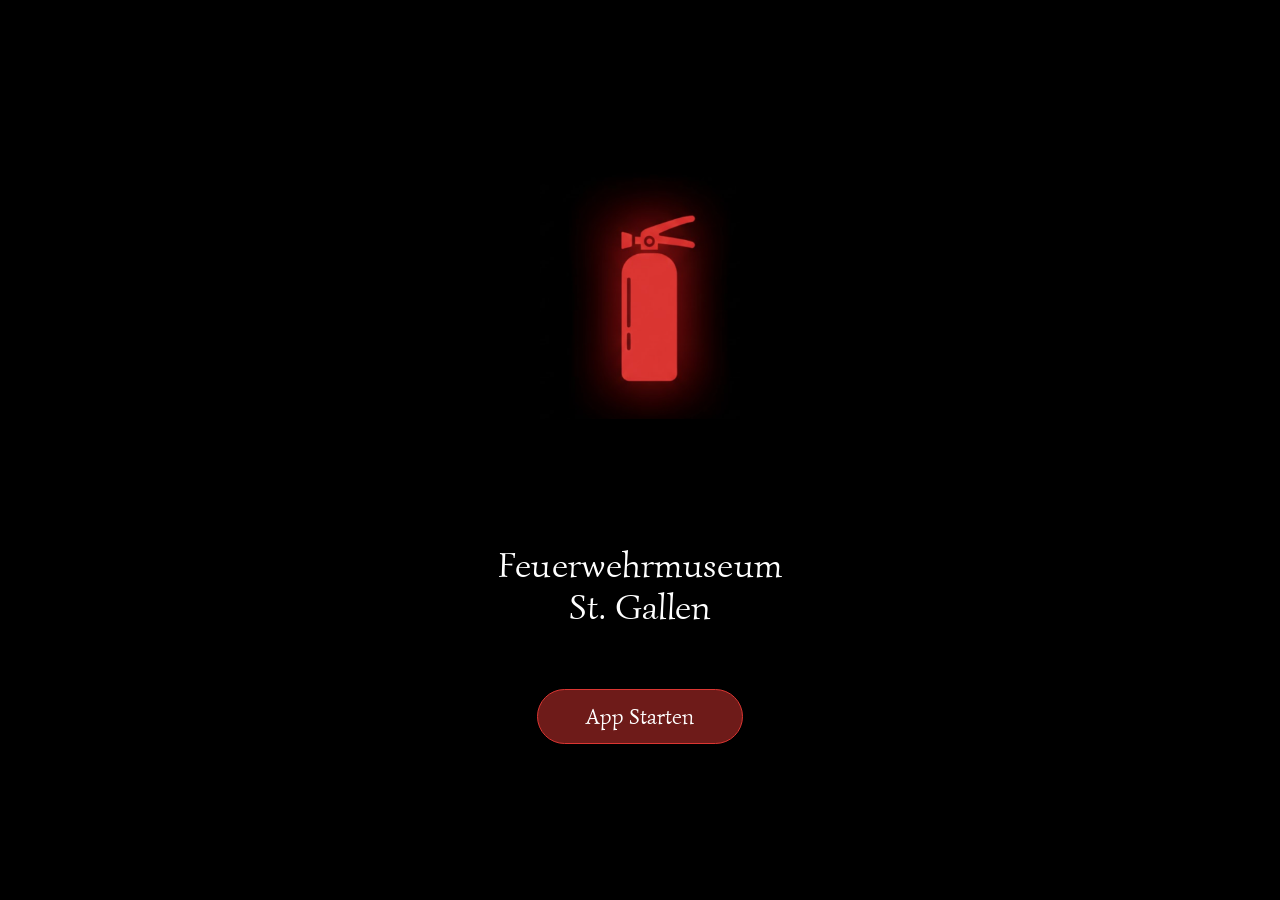
<file: index.html>
<!DOCTYPE html>
<html lang="de">
<head>
  <meta charset="UTF-8">
  <meta name="viewport" content="width=device-width, initial-scale=1.0">
  <title>Feuerwehrmuseum St. Gallen</title>
  <link href="https://fonts.googleapis.com/css2?family=Simonetta:ital,wght@0,400;0,900;1,400&display=swap" rel="stylesheet">
  <style>
    * { box-sizing: border-box; margin: 0; padding: 0; }

    body {
      font-family: 'Simonetta', Georgia, serif;
      background: #000000;
      color: #fff;
      max-width: 393px;
      margin: 0 auto;
      min-height: 100vh;
      overflow-x: hidden;
    }

    /* ── SCREEN 1 ── */
    #screen1 {
      min-height: 100vh;
      display: flex;
      flex-direction: column;
      align-items: center;
      background: #000000;
      padding: 0 28px;
    }

    .s1-icon-wrap {
      flex: 1;
      display: flex;
      align-items: center;
      justify-content: center;
      padding-top: 40px;
    }

    .s1-icon-wrap img {
      width: 200px;
      height: auto;
      object-fit: contain;
    }

    .s1-bottom {
      width: 100%;
      display: flex;
      flex-direction: column;
      align-items: center;
      padding-bottom: 156px;
    }

    .s1-title {
      font-size: 36px;
      font-weight: 400;
      color: #ffffff;
      text-align: center;
      line-height: 1.15;
      letter-spacing: 0.3px;
      margin-bottom: 62px;
    }

    .s1-btn {
      display: block;
      width: 206px;
      background: #6e1b19;
      border: 1px solid #db3632;
      color: #ffffff;
      font-size: 22px;
      font-family: 'Simonetta', Georgia, serif;
      font-weight: 400;
      padding: 13px 24px;
      border-radius: 30px;
      text-decoration: none;
      text-align: center;
      cursor: pointer;
    }

    /* ── SCREEN 2 ── */
    #screen2 {
      display: none;
      min-height: 100vh;
      flex-direction: column;
      background: #000000;
      padding: 44px 0 84px;
    }

    .s2-toprow {
      display: flex;
      justify-content: flex-end;
      padding: 0 20px;
      margin-bottom: 23px;
    }

    .s2-toprow img {
      width: 44px;
      height: auto;
      object-fit: contain;
    }

    .s2-title {
      font-size: 28px;
      font-weight: 400;
      color: #ffffff;
      text-align: center;
      line-height: 1.0;
      padding: 0 20px;
      margin-bottom: 49px;
    }

    .s2-box {
      background: #6e1b19;
      border: 1px solid #db3632;
      border-radius: 20px;
      padding: 24px 24px;
      margin: 0 28px;
      flex: 1;
      display: flex;
      flex-direction: column;
      justify-content: center;
    }

    .s2-box p {
      font-size: 18px;
      color: #ffffff;
      text-align: center;
      line-height: 1.55;
    }

    .s2-spacer {
      height: 20px;
    }

    .s2-bottom {
      padding: 46px 28px 0;
      display: flex;
      justify-content: center;
    }

    .s2-btn {
      display: block;
      width: 242px;
      background: #6e1b19;
      border: 1px solid #db3632;
      color: #ffffff;
      font-size: 22px;
      font-family: 'Simonetta', Georgia, serif;
      font-weight: 400;
      padding: 14px 24px;
      border-radius: 30px;
      text-decoration: none;
      text-align: center;
      cursor: pointer;
    }
  </style>
</head>
<body>

  <!-- SCREEN 1 -->
  <div id="screen1">
    <div class="s1-icon-wrap">
      <img src="resources/grafik.png" alt="Feuerlöscher">
    </div>

    <div class="s1-bottom">
      <h1 class="s1-title">Feuerwehrmuseum<br>St. Gallen</h1>
      <button class="s1-btn" onclick="showScreen2()">App Starten</button>
    </div>
  </div>

  <!-- SCREEN 2 -->
  <div id="screen2">
    <div class="s2-toprow">
      <img src="resources/grafik.png" alt="Icon">
    </div>

    <h2 class="s2-title">Willkommen im<br>Feuerwehrmuseum St. Gallen</h2>

    <div class="s2-box">
      <p>Diese App begleitet dich durch die Geschichte der Handfeuerlöscher.</p>
      <div class="s2-spacer"></div>
      <p>Entdecke vier originale Geräte aus den Jahren 1920 bis 1952 und erfahre mehr über ihre Funktionsweise und die damals verwendeten Löschmittel.</p>
      <div class="s2-spacer"></div>
      <p>Wähle eine Epoche aus und erlebe sie hautnah in Augmented Reality.</p>
    </div>

    <div class="s2-bottom">
      <a href="products.html" class="s2-btn">Objekte ansehen</a>
    </div>
  </div>

  <script>
    function showScreen2() {
      document.getElementById('screen1').style.display = 'none';
      document.getElementById('screen2').style.display = 'flex';
    }
  </script>

</body>
</html>
</file>
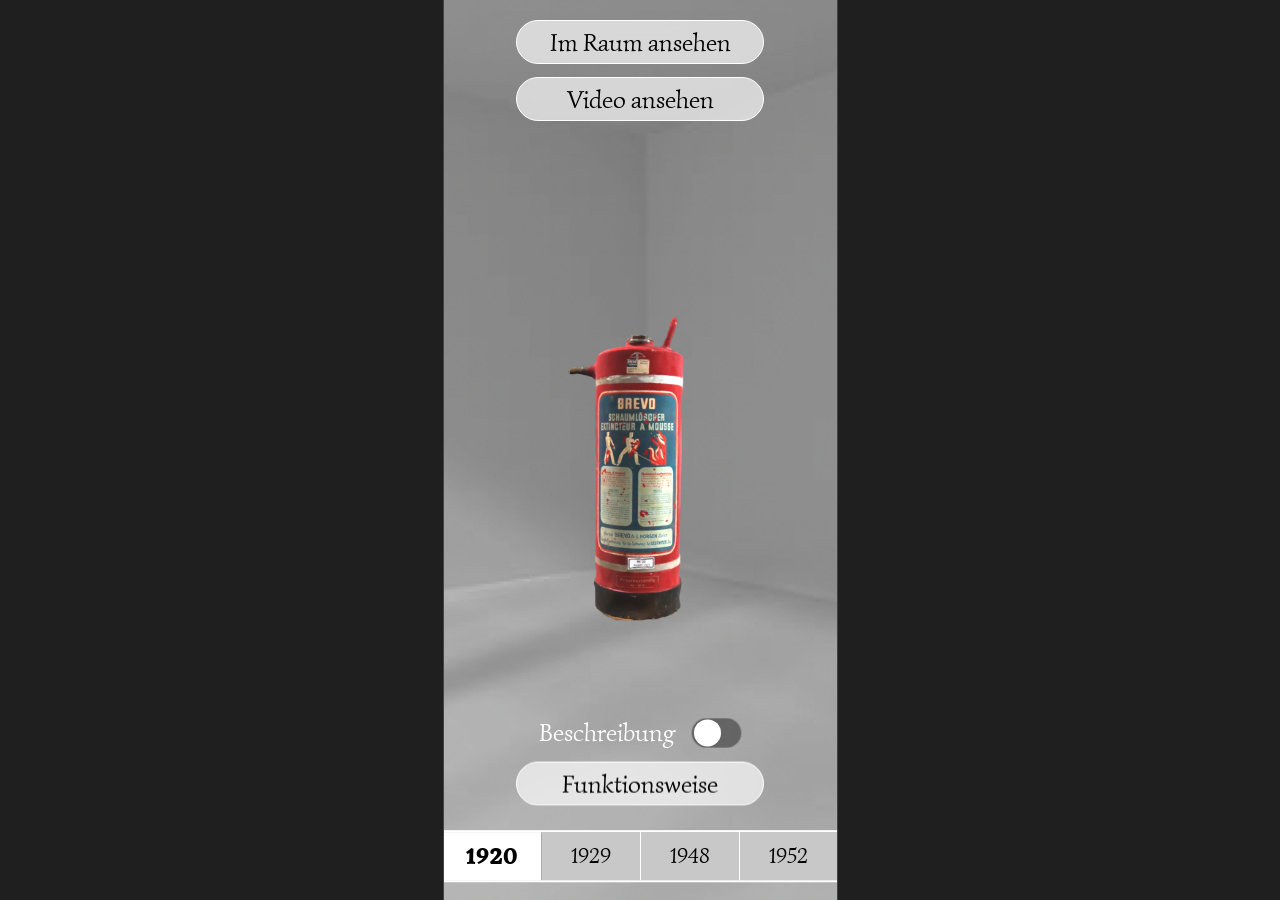
<file: products.html>
<!DOCTYPE html>
<html lang="de">
<head>
  <meta charset="UTF-8">
  <meta name="viewport" content="width=device-width, initial-scale=1.0, viewport-fit=cover">
  <title>Objekte – Feuerwehrmuseum</title>
  <link href="https://fonts.googleapis.com/css2?family=Simonetta:ital,wght@0,400;0,900;1,400&display=swap" rel="stylesheet">
  <link rel="stylesheet" href="style.css">
</head>
<body class="products-page">

  <main class="app-frame product-screen">

    <section class="hero-area" id="hero-area">
      <div class="action-btns">
        <button class="pill-btn" type="button" onclick="openAR()">Im Raum ansehen</button>
        <button class="pill-btn" type="button" onclick="openVideo()">Video ansehen</button>
      </div>

      <a id="ar-link" rel="ar" href="resources/feuerloescher_rot.usdz" class="model-link">
        <img id="model-img" src="images/grafik-16-47.png" class="model-img" alt="Feuerlöscher">
      </a>

      <div class="label-overlay" id="labels" aria-hidden="true">
        <div class="label-item label-ventil right">
          <span class="label-dot"></span>
          <span class="label-line"></span>
          <span class="label-text">Ventil</span>
        </div>
        <div class="label-item label-schlauch left">
          <span class="label-text">Schlauch</span>
          <span class="label-line"></span>
          <span class="label-dot"></span>
        </div>
        <div class="label-item label-etikett left">
          <span class="label-text">Etikett</span>
          <span class="label-line"></span>
          <span class="label-dot"></span>
        </div>
        <div class="label-item label-behaelter right">
          <span class="label-dot"></span>
          <span class="label-line"></span>
          <span class="label-text">Behälter</span>
        </div>
      </div>
    </section>

    <section class="control-area">
      <div class="beschreibung-row">
        <span>Beschreibung</span>
        <label class="toggle-switch" aria-label="Beschreibung ein- oder ausblenden">
          <input type="checkbox" id="toggle-desc" onchange="toggleDesc(this)">
          <span class="slider-thumb"></span>
        </label>
      </div>

      <div class="funktionsweise-row">
        <button class="pill-btn" type="button" onclick="openFunktionsweise()">Funktionsweise</button>
      </div>

      <div class="epoch-bar" id="epoch-bar">
        <button class="epoch-btn active" type="button" data-year="1920">1920</button>
        <button class="epoch-btn" type="button" data-year="1929">1929</button>
        <button class="epoch-btn" type="button" data-year="1948">1948</button>
        <button class="epoch-btn" type="button" data-year="1952">1952</button>
      </div>
    </section>
  </main>

  <div class="overlay" id="funktionsweise-overlay" aria-hidden="true">
    <div class="funktionsweise-card" role="dialog" aria-modal="true" aria-labelledby="fw-title">
      <div class="funktionsweise-content">
        <h2 id="fw-title">Funktionsweise</h2>
        <ol id="fw-list"></ol>
      </div>
      <button class="round-close" type="button" onclick="closeFunktionsweise()" aria-label="Schliessen">X</button>
    </div>
  </div>

  <div class="overlay" id="video-overlay" aria-hidden="true">
    <div class="video-card" role="dialog" aria-modal="true">
      <div class="video-placeholder">
        <div class="play-icon">▶</div>
        <button class="video-close" type="button" onclick="closeVideo()">Video beenden</button>
      </div>
    </div>
  </div>

<script>
const epochs = {
  "1920": {
    bg: "images/grafik-10-17.png",
    img: "images/grafik-16-47.png",
    usdz: "resources/feuerloescher_rot.usdz",
    labels: { ventil:[56,44,'Ventil'], schlauch:[1,51,'Schlauch'], etikett:[13,68,'Etikett'], behaelter:[54,79,'Behälter'] },
    steps: [
      "Sicherungsstift abziehen<br><span>→ Gerät ist einsatzbereit</span>",
      "Auslösehebel nach unten drücken",
      "Öffnet das Ventil",
      "Wasser und Schaumextrakt treten durch den Schlauch aus und ersticken das Feuer"
    ]
  },
  "1929": {
    bg: "images/grafik-10-44.png",
    img: "images/grafik-17-91.png",
    usdz: "resources/feuerloescher_anhang.usdz",
    labels: { ventil:[63,46,'Ventil'], schlauch:[17,81,'Treibgasflasche'], etikett:[11,51,'Etikett'], behaelter:[41,88,'Düse'] },
    steps: [
      "Absperrventil öffnen",
      "CO₂ aus der Treibgasflasche strömt in den Behälter",
      "Druck treibt das Löschmittel durch die Düse",
      "Kohlensäure erstickt das Feuer durch Sauerstoffentzug"
    ]
  },
  "1948": {
    bg: "images/grafik-10-82.png",
    img: "images/grafik-18-113.png",
    usdz: "resources/feuerloescher_chrom.usdz",
    labels: { ventil:[49,44,'Ventil'], schlauch:[15,80,'Behälter'], etikett:[18,61,'Etikett'], behaelter:[62,60,'Griff'] },
    steps: [
      "Sicherung lösen und Hebel betätigen",
      "Salzsäure und Natriumhydrogencarbonat reagieren miteinander",
      "Die chemische Reaktion erzeugt Druck im Behälter",
      "Löschmittel wird durch den Schlauch auf das Feuer gesprüht"
    ]
  },
  "1952": {
    bg: "images/grafik-10-111.png",
    img: "images/grafik-19-145.png",
    usdz: "resources/feuerloescher_hand.usdz",
    labels: { ventil:[48,45,'Druckknopf'], schlauch:[6,64,'Behälter'], etikett:[19,59,'Pistolengriff'], behaelter:[50,80,'Etikett'] },
    steps: [
      "Sicherungsstift abziehen",
      "Druckknopf oben eindrücken",
      "Tetrachlorkohlenstoff wird durch den Druck freigesetzt",
      "Das Gas unterbricht die chemische Reaktion des Feuers"
    ]
  }
};

let currentYear = "1920";

function setEpoch(year) {
  const item = epochs[year];
  currentYear = year;
  document.querySelector('.product-screen').style.backgroundImage = `url('${item.bg}')`;
  document.getElementById('model-img').src = item.img;
  document.getElementById('ar-link').href = item.usdz;
  document.querySelectorAll('.epoch-btn').forEach(btn => btn.classList.toggle('active', btn.dataset.year === year));
  document.getElementById('toggle-desc').checked = false;
  document.getElementById('labels').classList.remove('is-visible');
  document.getElementById('model-img').className = 'model-img' + (year === '1920' ? ' model-img--large' : '');
  moveLabels(item.labels);
  fillSteps(item.steps);
}

function moveLabels(labels) {
  Object.entries(labels).forEach(([name, pos]) => {
    const el = document.querySelector(`.label-item.label-${name}`);
    if (!el) return;
    el.style.left = pos[0] + '%';
    el.style.top = pos[1] + '%';
    const textEl = el.querySelector('.label-text');
    if (textEl && pos[2]) textEl.textContent = pos[2];
  });
}

function fillSteps(steps) {
  document.getElementById('fw-list').innerHTML = steps.map(step => `<li>${step}</li>`).join('');
}

function toggleDesc(toggle) {
  document.getElementById('labels').classList.toggle('is-visible', toggle.checked);
}

function openAR() {
  document.getElementById('ar-link').click();
}

function openVideo() {
  const overlay = document.getElementById('video-overlay');
  overlay.classList.add('is-open');
  overlay.setAttribute('aria-hidden', 'false');
}

function closeVideo() {
  const overlay = document.getElementById('video-overlay');
  overlay.classList.remove('is-open');
  overlay.setAttribute('aria-hidden', 'true');
}

function openFunktionsweise() {
  fillSteps(epochs[currentYear].steps);
  const overlay = document.getElementById('funktionsweise-overlay');
  overlay.classList.add('is-open');
  overlay.setAttribute('aria-hidden', 'false');
}

function closeFunktionsweise() {
  const overlay = document.getElementById('funktionsweise-overlay');
  overlay.classList.remove('is-open');
  overlay.setAttribute('aria-hidden', 'true');
}

document.querySelectorAll('.epoch-btn').forEach(btn => btn.addEventListener('click', () => setEpoch(btn.dataset.year)));
document.querySelectorAll('.overlay').forEach(overlay => overlay.addEventListener('click', e => {
  if (e.target === overlay) {
    closeVideo();
    closeFunktionsweise();
  }
}));
document.addEventListener('keydown', e => {
  if (e.key === 'Escape') {
    closeVideo();
    closeFunktionsweise();
  }
});

setEpoch(currentYear);
</script>
</body>
</html>
</file>
<file: style.css>
* { box-sizing: border-box; margin: 0; padding: 0; -webkit-tap-highlight-color: transparent; }

html, body { min-height: 100%; background: transparent; }

body {
  font-family: 'Simonetta', Georgia, serif;
  color: #fff;
  overflow-x: hidden;
}

.app-frame, body > #screen1, body > #screen2 {
  width: min(100vw, 393px);
  min-height: 100svh;
  margin: 0 auto;
}

.product-screen {
  position: relative;
  height: 100svh;
  overflow: hidden;
  background: transparent;
  display: flex;
  flex-direction: column;
  background-size: cover;
  background-position: center;
  background-repeat: no-repeat;
}

.product-screen::after {
  content: '';
  position: absolute;
  inset: 0;
  background: rgba(0,0,0,0.266);
  pointer-events: none;
  z-index: 1;
}

.hero-area {
  position: relative;
  flex: 1;
  min-height: 0;
  overflow: hidden;
  display: flex;
  flex-direction: column;
  align-items: center;
}

.control-area { flex: 0 0 auto; background: transparent; position: relative; z-index: 2; }

.action-btns {
  position: relative;
  z-index: 10;
  width: 100%;
  padding-top: max(20px, env(safe-area-inset-top));
  display: flex;
  flex-direction: column;
  align-items: center;
  gap: 13px;
}

.pill-btn {
  width: 248px;
  min-height: 44px;
  border-radius: 999px;
  border: 1px solid rgba(255,255,255,1);
  background: rgba(255,255,255,0.661);
  color: #000;
  font: 500 25px/1 'Simonetta', Georgia, serif;
  text-align: center;
  cursor: pointer;
  display: flex;
  align-items: center;
  justify-content: center;
  backdrop-filter: blur(8px);
  -webkit-backdrop-filter: blur(8px);
}

.model-link {
  position: absolute;
  inset: 126px 0 0;
  display: flex;
  align-items: flex-end;
  justify-content: center;
  z-index: 2;
}

.model-img {
  height: min(78%, 560px);
  max-width: 86%;
  object-fit: contain;
  display: block;
  filter: brightness(1.3);
}

.model-img--large {
  transform: scale(1.3) translateY(10%);
  transform-origin: bottom center;
}

.label-overlay {
  position: absolute;
  inset: 0;
  z-index: 4;
  opacity: 0;
  pointer-events: none;
  transition: opacity .18s ease;
}

.label-overlay.is-visible { opacity: 1; }

.label-item {
  position: absolute;
  display: flex;
  align-items: center;
  gap: 0;
}

.label-dot {
  width: 8px;
  height: 8px;
  border-radius: 50%;
  background: #fff;
  flex-shrink: 0;
}

.label-line {
  width: 50px;
  height: 1px;
  background: #fff;
  flex-shrink: 0;
}

.label-text {
  color: #fff;
  font-size: 20px;
  white-space: nowrap;
  padding: 0 6px;
}

.beschreibung-row {
  height: 64px;
  display: flex;
  align-items: center;
  justify-content: center;
  gap: 16px;
  color: #fff;
  font-size: 25px;
  background: transparent;
  border-top: none;
  transform: translateY(-40%);
}

.toggle-switch { position: relative; width: 51px; height: 31px; display: inline-block; }
.toggle-switch input { opacity: 0; width: 0; height: 0; }
.slider-thumb { position: absolute; inset: 0; background: rgba(0,0,0,0.4); border-radius: 999px; transition: .2s; border: 1px solid rgba(255,255,255,.3); }
.slider-thumb::before { content: ''; position: absolute; width: 27px; height: 27px; left: 2px; top: 1px; border-radius: 50%; background: white; transition: .2s; }
.toggle-switch input:checked + .slider-thumb { background: rgba(120,20,18,.8); }
.toggle-switch input:checked + .slider-thumb::before { transform: translateX(20px); }

.funktionsweise-row {
  display: flex;
  align-items: center;
  justify-content: center;
  padding: 10px 0;
  background: transparent;
  border: none;
  transform: translateY(-60%);
}

.epoch-bar {
  display: flex;
  align-items: center;
  background: #c8c8c8;
  border: 2px solid #fff;
  margin: -3px;
  transform: translateY(-40%);
  height: 52px;
  padding: 0;
  gap: 0;
}

.epoch-btn {
  border: none;
  border-right: 1px solid #fff;
  background: #c8c8c8;
  color: #000;
  font: 400 22px/1 'Simonetta', Georgia, serif;
  cursor: pointer;
  padding: 0;
  flex: 1;
  height: 100%;
  display: flex;
  align-items: center;
  justify-content: center;
}

.epoch-btn:last-child { border-right: none; }

.epoch-btn.active {
  background: #fff;
  color: #000;
  font-weight: 700;
  font-size: 24px;
  border-right: 1px solid #aaa;
}

.overlay {
  position: fixed;
  inset: 0;
  z-index: 1000;
  display: none;
  background: transparent;
}

.overlay.is-open { display: flex; }

#video-overlay {
  align-items: flex-start;
  justify-content: center;
  padding: 0;
}

#funktionsweise-overlay {
  align-items: flex-end;
  justify-content: center;
  padding: 0;
  background: rgba(0,0,0,0.5);
}

.video-card {
  width: min(393px, 100%);
  height: 75svh;
  display: flex;
  flex-direction: column;
  border-radius: 0 0 24px 24px;
  overflow: hidden;
}

.overlay.is-open .video-card {
  animation: slideDown 0.3s ease forwards;
}

.overlay.is-open .funktionsweise-card {
  animation: slideUp 0.3s ease forwards;
}

@keyframes slideDown {
  from { transform: translateY(-100%); }
  to { transform: translateY(0); }
}

@keyframes slideUp {
  from { transform: translateY(100%); }
  to { transform: translateY(0); }
}

.video-placeholder {
  flex: 1;
  background: #000;
  display: flex;
  flex-direction: column;
  align-items: center;
  justify-content: center;
  gap: 18px;
  color: #fff;
  position: relative;
}

.play-icon { font-size: 52px; }

.video-close {
  position: absolute;
  bottom: 20px;
  padding: 8px 20px;
  border-radius: 999px;
  border: 1px solid rgba(255,255,255,.35);
  color: white;
  background: rgba(255,255,255,.15);
  font-family: 'Simonetta', Georgia, serif;
  font-size: 18px;
  cursor: pointer;
}

.funktionsweise-card {
  position: relative;
  width: min(395px, 100%);
  max-height: calc(100svh - 48px);
  overflow: auto;
  background: #fff;
  color: #000;
  border-radius: 24px 24px 0 0;
  box-shadow: 0 -8px 40px rgba(0,0,0,.35);
}

.funktionsweise-img {
  width: 100%;
  height: 300px;
  background: url('images/funktionsweise.png') center/contain no-repeat;
  background-color: #f5f5f5;
}

.funktionsweise-content { padding: 14px 24px 58px; }
.funktionsweise-content h2 { font-size: 29px; font-weight: 400; margin-bottom: 18px; }
.funktionsweise-content ol { padding-left: 20px; font-size: 19px; line-height: 1.24; }
.funktionsweise-content li { margin-bottom: 22px; }
.funktionsweise-content span { display: inline-block; margin-left: 18px; }

.round-close {
  position: absolute;
  right: 14px;
  bottom: 12px;
  width: 44px;
  height: 44px;
  border: 0;
  border-radius: 50%;
  background: rgba(0,0,0,.25);
  color: #fff;
  font: 400 28px/1 Arial, sans-serif;
  cursor: pointer;
}

@media (min-width: 500px) {
  body { background: #1f1f1f; }
  .product-screen { box-shadow: 0 0 0 1px rgba(255,255,255,.164); }
}
</file>
